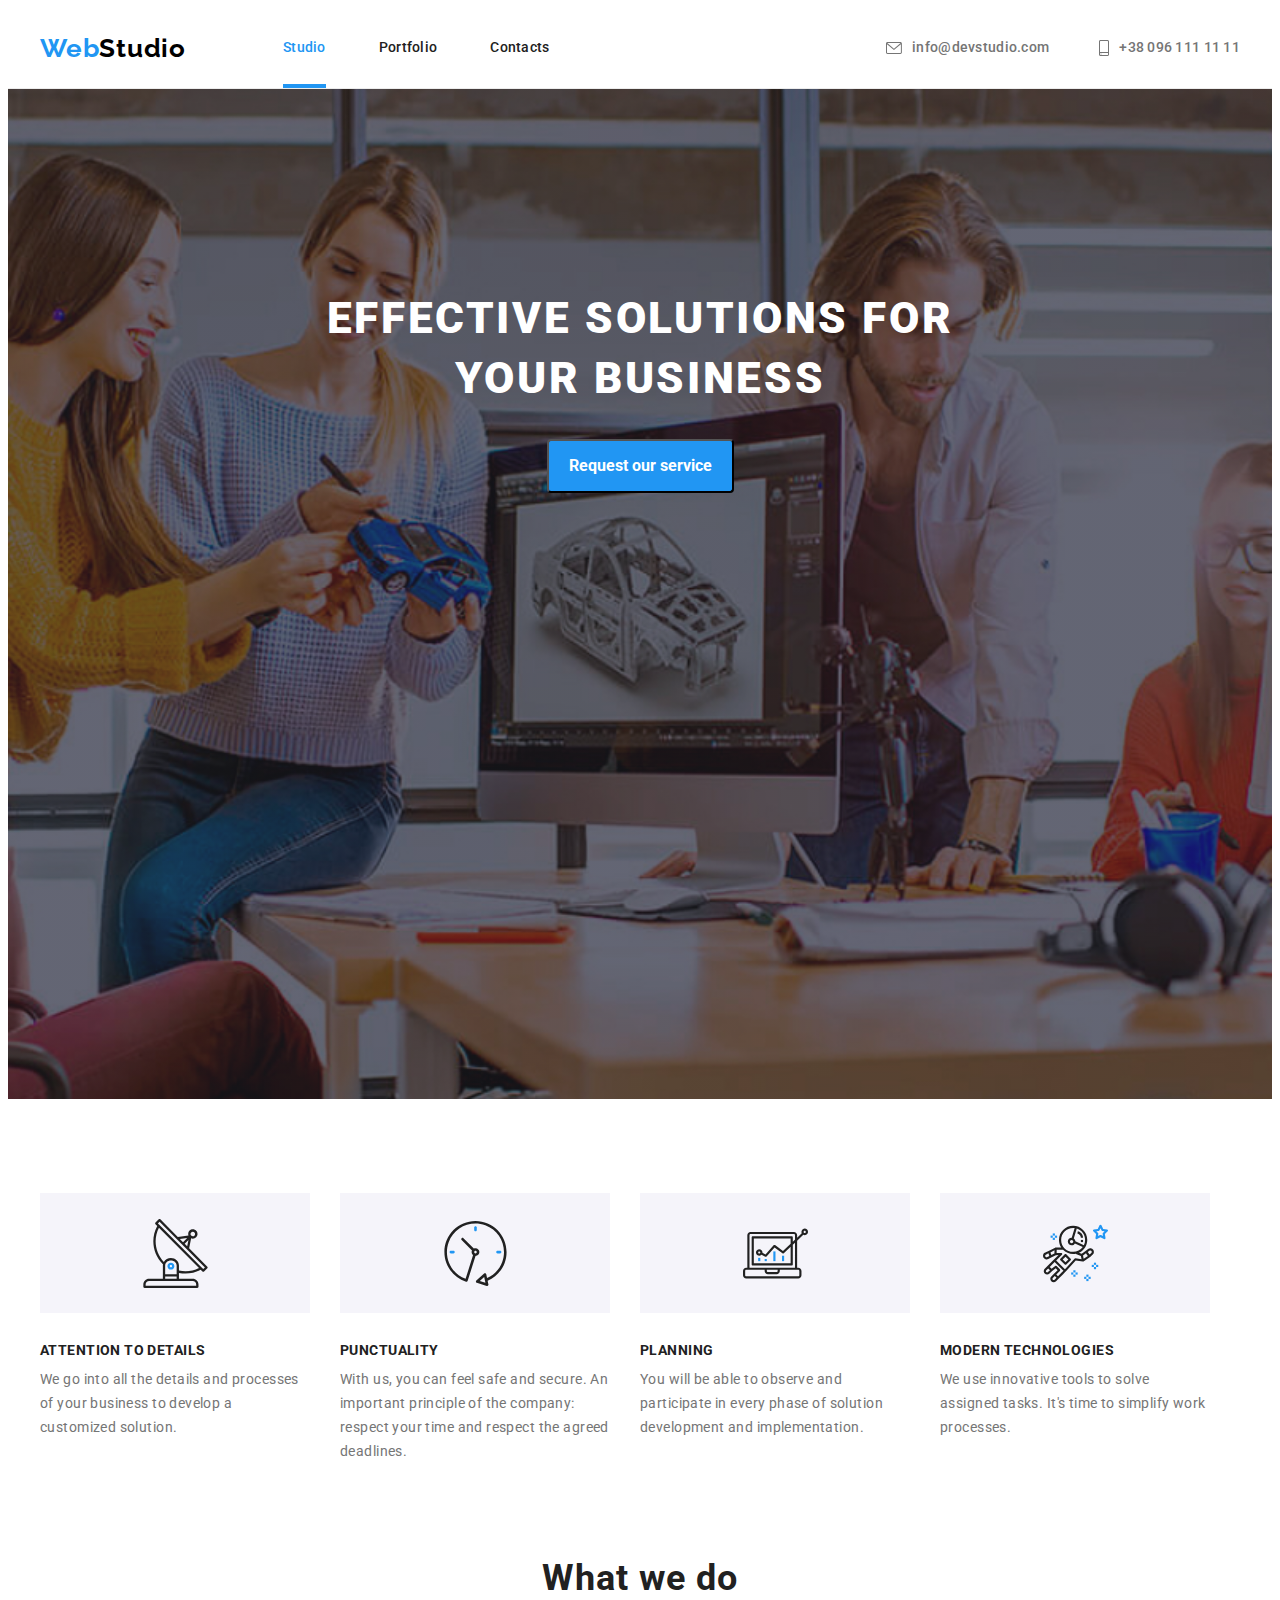
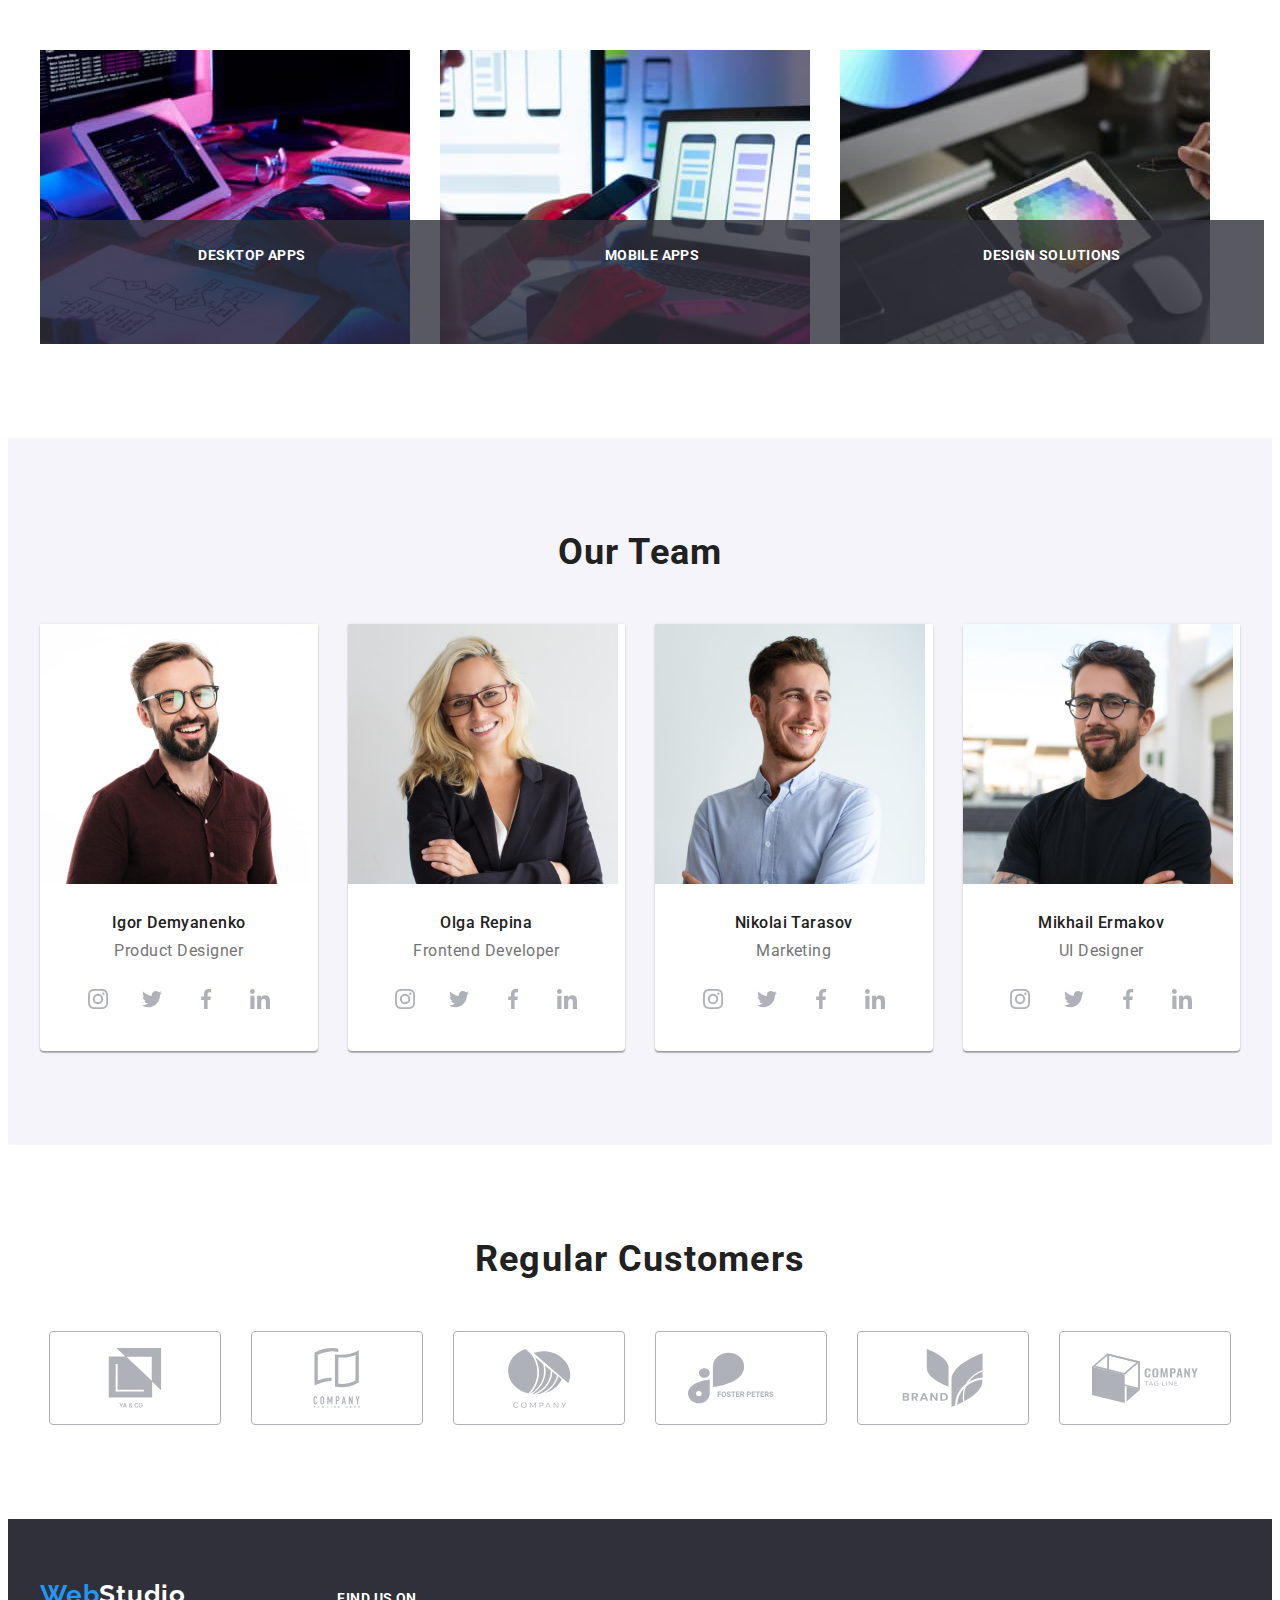
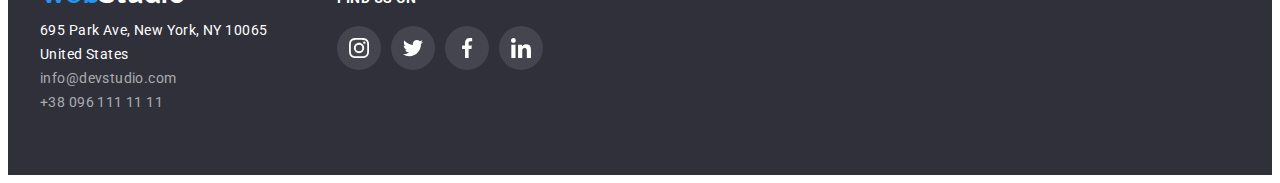
<file: index.html>
<!DOCTYPE html>
<html lang="en">
  <head>
    <meta charset="UTF-8" />
    <meta http-equiv="X-UA-Compatible" content="IE=edge" />
    <meta name="viewport" content="width=device-width, initial-scale=1.0" />
    <title>WebStudio</title>
    <link rel="preconnect" href="https://fonts.googleapis.com" />
    <link rel="preconnect" href="https://fonts.gstatic.com" crossorigin />
    <link
      href="https://fonts.googleapis.com/css2?family=Raleway:wght@700&family=Roboto:wght@400;500;700;900&display=swap"
      rel="stylesheet"
    />
    <link
      rel="stylesheet"
      href="https://cdnjs.cloudflare.com/ajax/libs/modern-normalize/1.1.0/modern-normalize.min.css"
      integrity="sha512-wpPYUAdjBVSE4KJnH1VR1HeZfpl1ub8YT/NKx4PuQ5NmX2tKuGu6U/JRp5y+Y8XG2tV+wKQpNHVUX03MfMFn9Q=="
      crossorigin="anonymous"
      referrerpolicy="no-referrer"
    />
    <link
      rel="stylesheet"
      href="https://cdnjs.cloudflare.com/ajax/libs/animate.css/4.1.1/animate.min.css"
    />
    <link rel="stylesheet" href="./css/styles.css" />
  </head>
  <body>
    <header class="header">
      <div class="container header-container">
        <nav class="link-nav">
          <a class="header-main-link link" href=""
            >Web<span class="second-color-header">Studio</span></a
          >
          <ul class="header-list list">
            <li class="header-item">
              <a class="header-link link current" href="">Studio</a>
            </li>
            <li class="header-item">
              <a class="header-link link" href="./portfolio.html">Portfolio</a>
            </li>
            <li class="header-item">
              <a class="header-link link" href="">Contacts</a>
            </li>
          </ul>
        </nav>
        <ul class="header-contacts list">
          <li class="header-contact-item">
            <a class="header-contact link" href="mailto:info@devstudio.com">
              <svg class="header-icon header-icon-envelope">
                <use href="./images/symbol-defs.svg#icon-envelope"></use></svg
              >info@devstudio.com</a
            >
          </li>
          <li class="header-contact-item">
            <a class="header-contact link" href="tel:+380961111111"
              ><svg class="header-icon header-icon-smartphone">
                <use href="./images/symbol-defs.svg#icon-smartphone"></use></svg
              >+38 096 111 11 11</a
            >
          </li>
        </ul>
      </div>
    </header>
    <main>
      <section class="hero">
        <div class="container hero-container">
          <h1 class="hero-title">EFFECTIVE SOLUTIONS FOR YOUR BUSINESS</h1>
          <button class="hero-btn" data-modal-open type="button">
            Request our service
          </button>
        </div>
      </section>
      <section class="benefits">
        <div class="container benefits-container">
          <h2 class="visually-hidden">Benefits</h2>
          <ul class="benefits-list">
            <li class="benefits-item icon-satellite">
              <h3 class="benefits-name">ATTENTION TO DETAILS</h3>
              <p class="benefits-text">
                We go into all the details and processes of your business to
                develop a customized solution.
              </p>
            </li>
            <li class="benefits-item icon-clock">
              <h3 class="benefits-name">PUNCTUALITY</h3>
              <p class="benefits-text">
                With us, you can feel safe and secure. An important principle of
                the company: respect your time and respect the agreed deadlines.
              </p>
            </li>
            <li class="benefits-item icon-laptop">
              <h3 class="benefits-name">PLANNING</h3>
              <p class="benefits-text">
                You will be able to observe and participate in every phase of
                solution development and implementation.
              </p>
            </li>
            <li class="benefits-item icon-astrounaut">
              <h3 class="benefits-name">MODERN TECHNOLOGIES</h3>
              <p class="benefits-text">
                We use innovative tools to solve assigned tasks. It's time to
                simplify work processes.
              </p>
            </li>
          </ul>
        </div>
      </section>
      <section class="whatwedo">
        <div class="container">
          <h2 class="whatwedo-title">What we do</h2>
          <ul class="whatwedo-list list">
            <li class="whatwedo-item">
              <img
                src="./images/img-1.jpg"
                alt="somebody typing on keyboard connected to tablet"
                width="370"
                height="294"
              />
              <div class="whatwedo-box">DESKTOP APPS</div>
            </li>
            <li class="whatwedo-item">
              <img
                src="./images/img-2.jpg"
                alt="somebody looking at phone in front of laptop"
                width="370"
                height="294"
              />
              <div class="whatwedo-box">MOBILE APPS</div>
            </li>
            <li class="whatwedo-item">
              <img
                src="./images/img-3.jpg"
                alt="somebody looking at tablet choosing a color in it "
                width="370"
                height="294"
              />
              <div class="whatwedo-box">DESIGN SOLUTIONS</div>
            </li>
          </ul>
        </div>
      </section>
      <section class="team">
        <div class="container">
          <h2 class="team-title">Our Team</h2>
          <ul class="team-list list">
            <li class="team-item">
              <img
                src="./images/team-img-1.jpg"
                alt="man in glasses"
                width="270"
                height="260"
              />
              <div class="team-information">
                <h3 class="team-name">Igor Demyanenko</h3>
                <p class="team-job-position">Product Designer</p>
                <ul class="team-soc-list">
                  <li class="team-soc-item">
                    <a class="team-soc-link" href=""
                      ><svg class="team-soc-icon" width="20" height="20">
                        <use
                          href="./images/symbol-defs.svg#icon-instagram"
                        ></use></svg
                    ></a>
                  </li>
                  <li class="team-soc-item">
                    <a class="team-soc-link" href=""
                      ><svg class="team-soc-icon" width="20" height="20">
                        <use
                          href="./images/symbol-defs.svg#icon-twitter"
                        ></use></svg
                    ></a>
                  </li>
                  <li class="team-soc-item">
                    <a class="team-soc-link" href=""
                      ><svg class="team-soc-icon" width="20" height="20">
                        <use
                          href="./images/symbol-defs.svg#icon-facebook"
                        ></use></svg
                    ></a>
                  </li>
                  <li class="team-soc-item">
                    <a class="team-soc-link" href=""
                      ><svg class="team-soc-icon" width="20" height="20">
                        <use
                          href="./images/symbol-defs.svg#icon-linkedin"
                        ></use></svg
                    ></a>
                  </li>
                </ul>
              </div>
            </li>
            <li class="team-item">
              <img
                src="./images/team-img-2.jpg"
                alt="woman in glasses"
                width="270"
                height="260"
              />
              <div class="team-information">
                <h3 class="team-name">Olga Repina</h3>
                <p class="team-job-position">Frontend Developer</p>
                <ul class="team-soc-list">
                  <li class="team-soc-item">
                    <a class="team-soc-link" href=""
                      ><svg class="team-soc-icon" width="20" height="20">
                        <use
                          href="./images/symbol-defs.svg#icon-instagram"
                        ></use></svg
                    ></a>
                  </li>
                  <li class="team-soc-item">
                    <a class="team-soc-link" href=""
                      ><svg class="team-soc-icon" width="20" height="20">
                        <use
                          href="./images/symbol-defs.svg#icon-twitter"
                        ></use></svg
                    ></a>
                  </li>
                  <li class="team-soc-item">
                    <a class="team-soc-link" href=""
                      ><svg class="team-soc-icon" width="20" height="20">
                        <use
                          href="./images/symbol-defs.svg#icon-facebook"
                        ></use></svg
                    ></a>
                  </li>
                  <li class="team-soc-item">
                    <a class="team-soc-link" href=""
                      ><svg class="team-soc-icon" width="20" height="20">
                        <use
                          href="./images/symbol-defs.svg#icon-linkedin"
                        ></use></svg
                    ></a>
                  </li>
                </ul>
              </div>
            </li>
            <li class="team-item">
              <img
                src="./images/team-img-3.jpg"
                alt="man"
                width="270"
                height="260"
              />
              <div class="team-information">
                <h3 class="team-name">Nikolai Tarasov</h3>
                <p class="team-job-position">Marketing</p>
                <ul class="team-soc-list">
                  <li class="team-soc-item">
                    <a class="team-soc-link" href=""
                      ><svg class="team-soc-icon" width="20" height="20">
                        <use
                          href="./images/symbol-defs.svg#icon-instagram"
                        ></use></svg
                    ></a>
                  </li>
                  <li class="team-soc-item">
                    <a class="team-soc-link" href=""
                      ><svg class="team-soc-icon" width="20" height="20">
                        <use
                          href="./images/symbol-defs.svg#icon-twitter"
                        ></use></svg
                    ></a>
                  </li>
                  <li class="team-soc-item">
                    <a class="team-soc-link" href=""
                      ><svg class="team-soc-icon" width="20" height="20">
                        <use
                          href="./images/symbol-defs.svg#icon-facebook"
                        ></use></svg
                    ></a>
                  </li>
                  <li class="team-soc-item">
                    <a class="team-soc-link" href=""
                      ><svg class="team-soc-icon" width="20" height="20">
                        <use
                          href="./images/symbol-defs.svg#icon-linkedin"
                        ></use></svg
                    ></a>
                  </li>
                </ul>
              </div>
            </li>
            <li class="team-item">
              <img
                src="./images/team-img-4.jpg"
                alt="man in glasses"
                width="270"
                height="260"
              />
              <div class="team-information">
                <h3 class="team-name">Mikhail Ermakov</h3>
                <p class="team-job-position">UI Designer</p>
                <ul class="team-soc-list">
                  <li class="team-soc-item">
                    <a class="team-soc-link" href=""
                      ><svg class="team-soc-icon" width="20" height="20">
                        <use
                          href="./images/symbol-defs.svg#icon-instagram"
                        ></use></svg
                    ></a>
                  </li>
                  <li class="team-soc-item">
                    <a class="team-soc-link" href=""
                      ><svg class="team-soc-icon" width="20" height="20">
                        <use
                          href="./images/symbol-defs.svg#icon-twitter"
                        ></use></svg
                    ></a>
                  </li>
                  <li class="team-soc-item">
                    <a class="team-soc-link" href=""
                      ><svg class="team-soc-icon" width="20" height="20">
                        <use
                          href="./images/symbol-defs.svg#icon-facebook"
                        ></use></svg
                    ></a>
                  </li>
                  <li class="team-soc-item">
                    <a class="team-soc-link" href=""
                      ><svg class="team-soc-icon" width="20" height="20">
                        <use
                          href="./images/symbol-defs.svg#icon-linkedin"
                        ></use></svg
                    ></a>
                  </li>
                </ul>
              </div>
            </li>
          </ul>
        </div>
      </section>
      <section class="customers">
        <div class="container">
          <h2 class="customers-title">Regular Customers</h2>
          <ul class="customer-list">
            <li class="customer-item">
              <a class="customer-link" href=""
                ><svg class="customer-icon">
                  <use href="./images/symbol-defs.svg#icon-logo-1"></use></svg
              ></a>
            </li>
            <li class="customer-item">
              <a class="customer-link" href=""></a
              ><svg class="customer-icon">
                <use href="./images/symbol-defs.svg#icon-logo-2"></use>
              </svg>
            </li>
            <li class="customer-item">
              <a class="customer-link" href=""
                ><svg class="customer-icon">
                  <use href="./images/symbol-defs.svg#icon-logo-3"></use></svg
              ></a>
            </li>
            <li class="customer-item">
              <a class="customer-link" href=""
                ><svg class="customer-icon">
                  <use href="./images/symbol-defs.svg#icon-logo-4"></use></svg
              ></a>
            </li>
            <li class="customer-item">
              <a class="customer-link" href=""
                ><svg class="customer-icon">
                  <use href="./images/symbol-defs.svg#icon-logo-5"></use></svg
              ></a>
            </li>
            <li class="customer-item">
              <a class="customer-link" href=""
                ><svg class="customer-icon">
                  <use href="./images/symbol-defs.svg#icon-logo-6"></use></svg
              ></a>
            </li>
          </ul>
        </div>
      </section>
    </main>
    <footer class="footer">
      <div class="container footer-container">
        <div class="footer-information">
          <a class="footer-link link" href=""
            >Web<span class="second-color-footer">Studio</span></a
          >
          <address>
            <ul class="footer-list list">
              <li class="footer-text">695 Park Ave, New York, NY 10065</li>
              <li class="footer-text">United States</li>
              <li>
                <a class="footer-contact link" href="mailto:info@devstudio.com"
                  >info@devstudio.com</a
                >
              </li>
              <li>
                <a class="footer-contact link" href="tel:+380961111111"
                  >+38 096 111 11 11</a
                >
              </li>
            </ul>
          </address>
        </div>
        <div class="footer-links">
          <p class="footer-links-text">FIND US ON</p>
          <ul class="footer-links-list">
            <li class="footer-links-item">
              <a class="footer-soc-link" href=""
                ><svg class="footer-soc-icon">
                  <use
                    href="./images/symbol-defs.svg#icon-instagram"
                  ></use></svg
              ></a>
            </li>
            <li class="footer-links-item">
              <a class="footer-soc-link" href=""
                ><svg class="footer-soc-icon">
                  <use href="./images/symbol-defs.svg#icon-twitter"></use></svg
              ></a>
            </li>
            <li class="footer-links-item">
              <a class="footer-soc-link" href=""
                ><svg class="footer-soc-icon">
                  <use href="./images/symbol-defs.svg#icon-facebook"></use></svg
              ></a>
            </li>
            <li class="footer-links-item">
              <a class="footer-soc-link" href=""
                ><svg class="footer-soc-icon">
                  <use href="./images/symbol-defs.svg#icon-linkedin"></use></svg
              ></a>
            </li>
          </ul>
        </div>
      </div>
    </footer>
    <div class="backdrop is-hidden" data-modal>
      <div class="modal">
        <button type="button" class="modal-btn" data-modal-close>
          <svg class="modal-close-icon">
            <use
              href="./images/symbol-defs.svg#close-icon"
              width="18"
              height="18"
            ></use>
          </svg>
        </button>
      </div>
    </div>
    <script src="./js/modal.js"></script>
  </body>
</html>
</file>
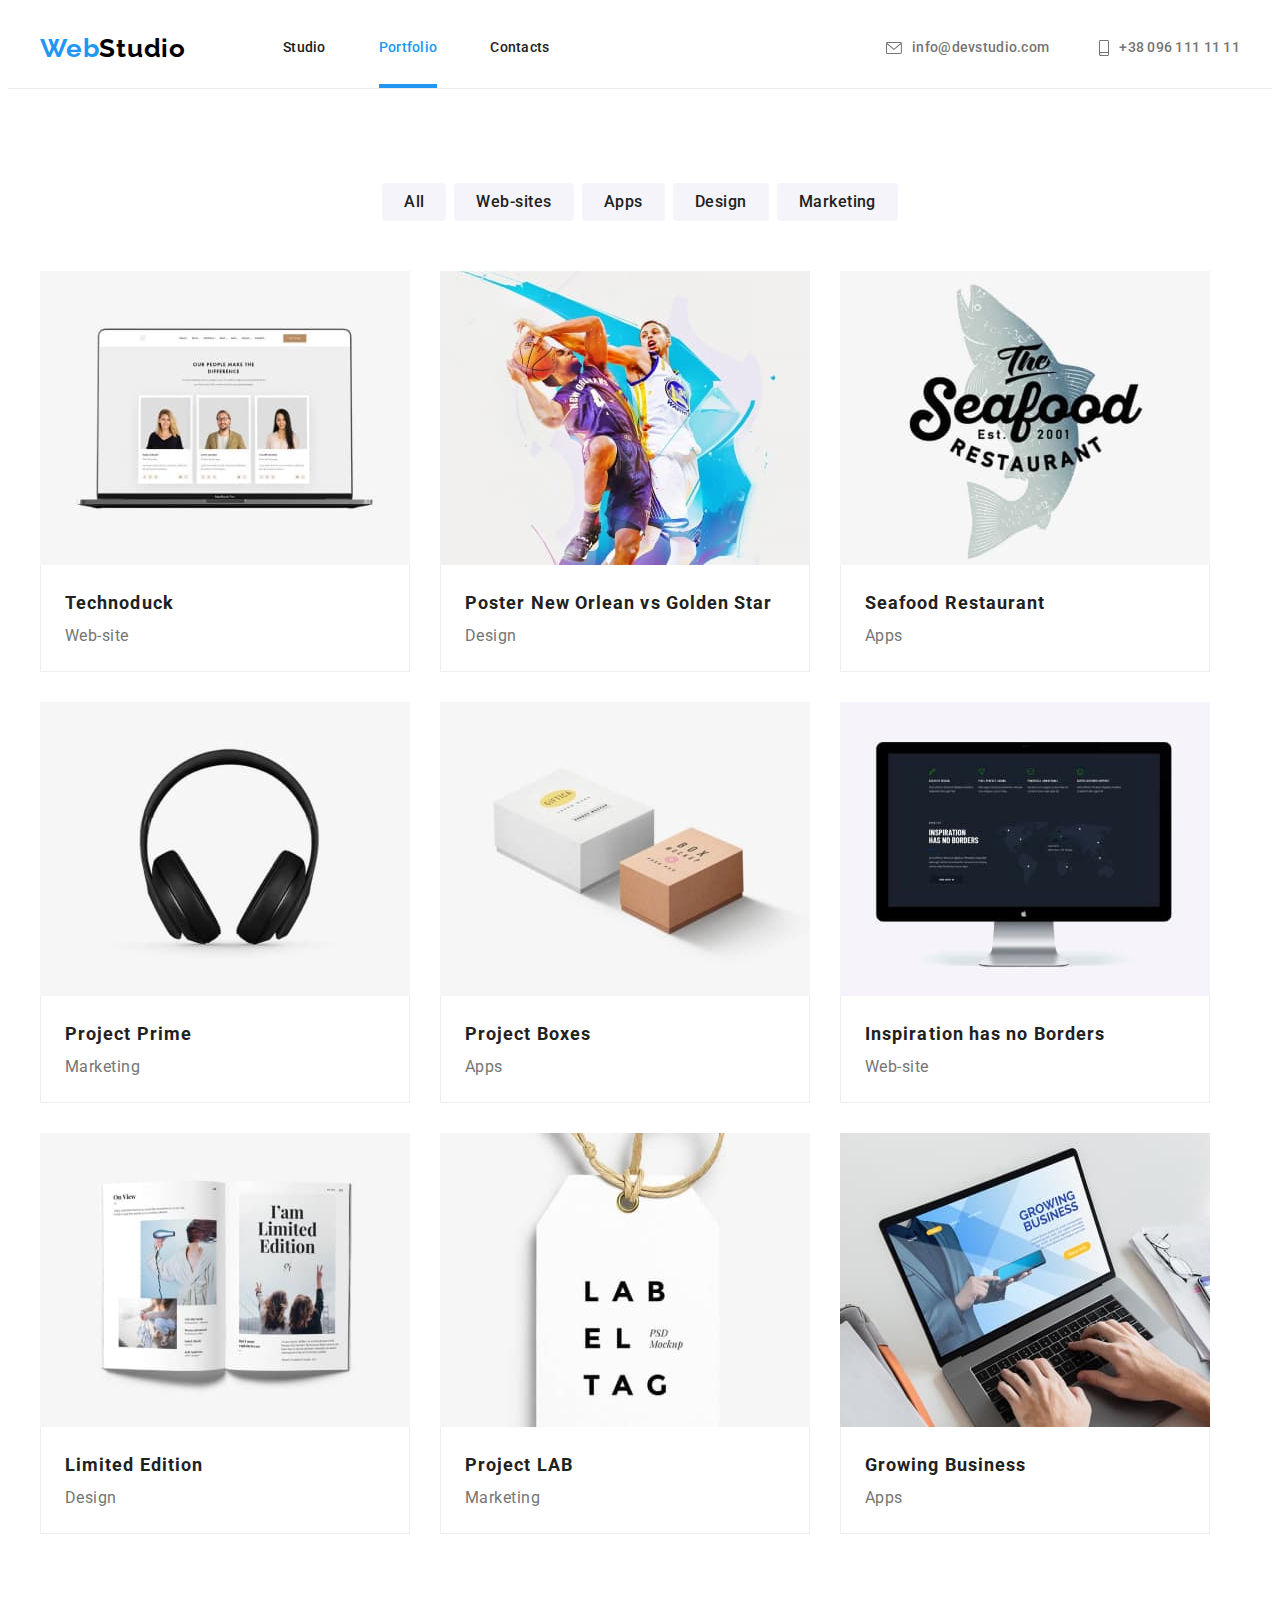
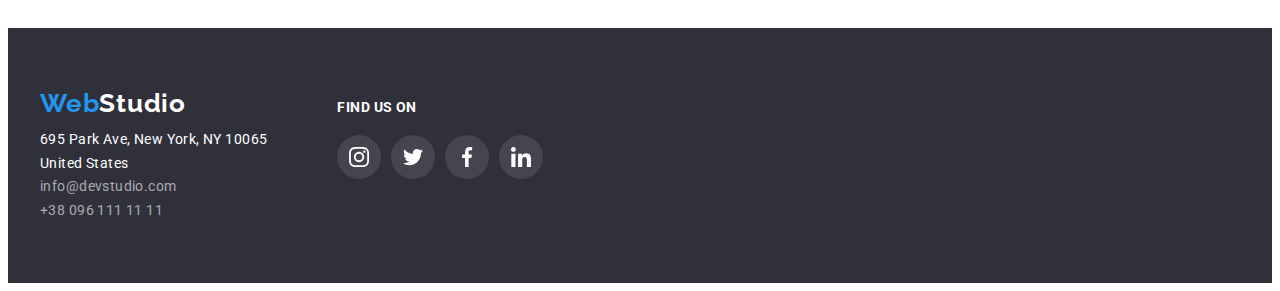
<file: portfolio.html>
<!DOCTYPE html>
<html lang="en">
  <head>
    <meta charset="UTF-8" />
    <meta http-equiv="X-UA-Compatible" content="IE=edge" />
    <meta name="viewport" content="width=device-width, initial-scale=1.0" />
    <title>WebStudio</title>
    <link rel="preconnect" href="https://fonts.googleapis.com" />
    <link rel="preconnect" href="https://fonts.gstatic.com" crossorigin />
    <link
      href="https://fonts.googleapis.com/css2?family=Raleway:wght@700&family=Roboto:wght@400;500;700;900&display=swap"
      rel="stylesheet"
    />
    <link
      rel="stylesheet"
      href="https://cdnjs.cloudflare.com/ajax/libs/modern-normalize/1.1.0/modern-normalize.min.css"
      integrity="sha512-wpPYUAdjBVSE4KJnH1VR1HeZfpl1ub8YT/NKx4PuQ5NmX2tKuGu6U/JRp5y+Y8XG2tV+wKQpNHVUX03MfMFn9Q=="
      crossorigin="anonymous"
      referrerpolicy="no-referrer"
    />
    <link
      rel="stylesheet"
      href="https://cdnjs.cloudflare.com/ajax/libs/animate.css/4.1.1/animate.min.css"
    />
    <link rel="stylesheet" href="./css/styles.css" />
  </head>
  <body>
    <header class="header">
      <div class="container header-container">
        <nav class="link-nav">
          <a class="header-main-link link" href=""
            >Web<span class="second-color-header">Studio</span></a
          >
          <ul class="header-list list">
            <li class="header-item">
              <a class="header-link link" href="./index.html">Studio</a>
            </li>
            <li class="header-item">
              <a class="header-link link current" href="">Portfolio</a>
            </li>
            <li class="header-item">
              <a class="header-link link" href="">Contacts</a>
            </li>
          </ul>
        </nav>
        <ul class="header-contacts list">
          <li class="header-contact-item">
            <a class="header-contact link" href="mailto:info@devstudio.com">
              <svg class="header-icon header-icon-envelope">
                <use href="./images/symbol-defs.svg#icon-envelope"></use></svg
              >info@devstudio.com</a
            >
          </li>
          <li class="header-contact-item">
            <a class="header-contact link" href="tel:+380961111111"
              ><svg class="header-icon header-icon-smartphone">
                <use href="./images/symbol-defs.svg#icon-smartphone"></use></svg
              >+38 096 111 11 11</a
            >
          </li>
        </ul>
      </div>
    </header>
    <main>
      <section class="portfolio-section">
        <div class="container portfolio-button">
          <h1 class="visually-hidden">Portfolio</h1>
          <ul class="filter-list list">
            <li><button class="filter-btn" type="button">All</button></li>
            <li><button class="filter-btn" type="button">Web-sites</button></li>
            <li><button class="filter-btn" type="button">Apps</button></li>
            <li><button class="filter-btn" type="button">Design</button></li>
            <li><button class="filter-btn" type="button">Marketing</button></li>
          </ul>
          <ul class="portfolio-list list">
            <li class="portfolio-item">
              <div class="portfolio-image">
                <img
                  src="./images/portfolio-img-1.jpg"
                  alt="laptop with open website"
                  width="370"
                  height="294"
                />
                <p class="portfolio-overlay">
                  Technoduck is a state-of-the-art coronavirus distribution
                  platform. Companies use this platform for digital espionage
                  and attacks on competitors' secure servers.
                </p>
              </div>
              <div class="portfolio-border">
                <h2 class="portfolio-name">Technoduck</h2>
                <p class="portfolio-category">Web-site</p>
              </div>
            </li>
            <li class="portfolio-item">
              <div class="portfolio-image">
                <img
                  src="./images/portfolio-img-2.jpg"
                  alt="two basketball players"
                  width="370"
                  height="294"
                />
                <p class="portfolio-overlay">
                  Technoduck is a state-of-the-art coronavirus distribution
                  platform. Companies use this platform for digital espionage
                  and attacks on competitors' secure servers.
                </p>
              </div>
              <div class="portfolio-border">
                <h2 class="portfolio-name">Poster New Orlean vs Golden Star</h2>
                <p class="portfolio-category">Design</p>
              </div>
            </li>
            <li class="portfolio-item">
              <div class="portfolio-image">
                <img
                  src="./images/portfolio-img-3.jpg"
                  alt="The Seafod restaurant logo"
                  width="370"
                  height="294"
                />
                <p class="portfolio-overlay">
                  Technoduck is a state-of-the-art coronavirus distribution
                  platform. Companies use this platform for digital espionage
                  and attacks on competitors' secure servers.
                </p>
              </div>
              <div class="portfolio-border">
                <h2 class="portfolio-name">Seafood Restaurant</h2>
                <p class="portfolio-category">Apps</p>
              </div>
            </li>
            <li class="portfolio-item">
              <div class="portfolio-image">
                <img
                  src="./images/portfolio-img-4.jpg"
                  alt="headphones"
                  width="370"
                  height="294"
                />
                <p class="portfolio-overlay">
                  Technoduck is a state-of-the-art coronavirus distribution
                  platform. Companies use this platform for digital espionage
                  and attacks on competitors' secure servers.
                </p>
              </div>
              <div class="portfolio-border">
                <h2 class="portfolio-name">Project Prime</h2>
                <p class="portfolio-category">Marketing</p>
              </div>
            </li>
            <li class="portfolio-item">
              <div class="portfolio-image">
                <img
                  src="./images/portfolio-img-5.jpg"
                  alt="white and brown boxes"
                  width="370"
                  height="294"
                />
                <p class="portfolio-overlay">
                  Technoduck is a state-of-the-art coronavirus distribution
                  platform. Companies use this platform for digital espionage
                  and attacks on competitors' secure servers.
                </p>
              </div>
              <div class="portfolio-border">
                <h2 class="portfolio-name">Project Boxes</h2>
                <p class="portfolio-category">Apps</p>
              </div>
            </li>
            <li class="portfolio-item">
              <div class="portfolio-image">
                <img
                  src="./images/portfolio-img-6.jpg"
                  alt="monitor with open website"
                  width="370"
                  height="294"
                />
                <p class="portfolio-overlay">
                  Technoduck is a state-of-the-art coronavirus distribution
                  platform. Companies use this platform for digital espionage
                  and attacks on competitors' secure servers.
                </p>
              </div>
              <div class="portfolio-border">
                <h2 class="portfolio-name">Inspiration has no Borders</h2>
                <p class="portfolio-category">Web-site</p>
              </div>
            </li>
            <li class="portfolio-item">
              <div class="portfolio-image">
                <img
                  src="./images/portfolio-img-7.jpg"
                  alt="open magazine"
                  width="370"
                  height="294"
                />
                <p class="portfolio-overlay">
                  Technoduck is a state-of-the-art coronavirus distribution
                  platform. Companies use this platform for digital espionage
                  and attacks on competitors' secure servers.
                </p>
              </div>
              <div class="portfolio-border">
                <h2 class="portfolio-name">Limited Edition</h2>
                <p class="portfolio-category">Design</p>
              </div>
            </li>
            <li class="portfolio-item">
              <div class="portfolio-image">
                <img
                  src="./images/portfolio-img-8.jpg"
                  alt="label tag"
                  width="370"
                  height="294"
                />
                <p class="portfolio-overlay">
                  Technoduck is a state-of-the-art coronavirus distribution
                  platform. Companies use this platform for digital espionage
                  and attacks on competitors' secure servers.
                </p>
              </div>
              <div class="portfolio-border">
                <h2 class="portfolio-name">Project LAB</h2>
                <p class="portfolio-category">Marketing</p>
              </div>
            </li>
            <li class="portfolio-item">
              <div class="portfolio-image">
                <img
                  src="./images/portfolio-img-9.jpg"
                  alt="hands typing on laptop"
                  width="370"
                  height="294"
                />
                <p class="portfolio-overlay">
                  Technoduck is a state-of-the-art coronavirus distribution
                  platform. Companies use this platform for digital espionage
                  and attacks on competitors' secure servers.
                </p>
              </div>
              <div class="portfolio-border">
                <h2 class="portfolio-name">Growing Business</h2>
                <p class="portfolio-category">Apps</p>
              </div>
            </li>
          </ul>
        </div>
      </section>
    </main>
    <footer class="footer">
      <div class="container footer-container">
        <div class="footer-information">
          <a class="footer-link link" href=""
            >Web<span class="second-color-footer">Studio</span></a
          >
          <address>
            <ul class="footer-list list">
              <li class="footer-text">695 Park Ave, New York, NY 10065</li>
              <li class="footer-text">United States</li>
              <li>
                <a class="footer-contact link" href="mailto:info@devstudio.com"
                  >info@devstudio.com</a
                >
              </li>
              <li>
                <a class="footer-contact link" href="tel:+380961111111"
                  >+38 096 111 11 11</a
                >
              </li>
            </ul>
          </address>
        </div>
        <div class="footer-links">
          <p class="footer-links-text">FIND US ON</p>
          <ul class="footer-links-list">
            <li class="footer-links-item">
              <a class="footer-soc-link" href=""
                ><svg class="footer-soc-icon">
                  <use
                    href="./images/symbol-defs.svg#icon-instagram"
                  ></use></svg
              ></a>
            </li>
            <li class="footer-links-item">
              <a class="footer-soc-link" href=""
                ><svg class="footer-soc-icon">
                  <use href="./images/symbol-defs.svg#icon-twitter"></use></svg
              ></a>
            </li>
            <li class="footer-links-item">
              <a class="footer-soc-link" href=""
                ><svg class="footer-soc-icon">
                  <use href="./images/symbol-defs.svg#icon-facebook"></use></svg
              ></a>
            </li>
            <li class="footer-links-item">
              <a class="footer-soc-link" href=""
                ><svg class="footer-soc-icon">
                  <use href="./images/symbol-defs.svg#icon-linkedin"></use></svg
              ></a>
            </li>
          </ul>
        </div>
      </div>
    </footer>

    <script src="./js/modal.js"></script>
  </body>
</html>
</file>
<file: css/styles.css>
:root {
  --primary-text-color: #757575;
  --secondary-text-color: #212121;
  --accent-color: #2196f3;
  --footer-contacts-color: #ffffff99;
  --filter-btn-color: #f5f4fa;
  --secondary-bg-color: #f5f4fa;
  --primary-bg-color: #2f303a;
  --hero-btn-hover: #188ce8;
  --contrast-color: #ffffff;
  --header-link-second-color: #000000;
  --border-portfolio-color: 1px solid #eeeeee;
  --header-border-color: 1px solid #ececec;
  --box-shadow: 0px 1px 3px rgba(0, 0, 0, 0.12), 0px 1px 1px rgba(0, 0, 0, 0.14),
    0px 2px 1px rgba(0, 0, 0, 0.2);
  --timing-function: cubic-bezier(0.4, 0, 0.2, 1);
}

p,
h1,
h2,
h3,
h4,
h5,
h6 {
  margin: 0;
}

ul {
  margin: 0;
  padding-left: 0;
  list-style: none;
}

button {
  cursor: pointer;
}

address {
  font-style: normal;
}

a {
  color: currentColor;
  text-decoration: none;
}

img {
  display: block;
}

body {
  font-family: Roboto, neo-grotesque sans-serif;
  color: var(--primary-text-color);
  font-size: 14px;
}

.list {
  list-style: none;
}

.link {
  text-decoration: none;
}

.container {
  width: 1200px;
  padding-right: 15px;
  padding-left: 15px;
  margin: 0 auto;
}

.header-contact-item:hover .header-icon {
  fill: var(--accent-color);
}

.header-contact-item:hover .header-contact {
  color: var(--accent-color);
}

.hero-btn:hover,
.hero-btn:focus {
  background-color: var(--hero-btn-hover);
}

.header-link:hover,
.header-link:focus {
  color: var(--accent-color);
}

.visually-hidden {
  overflow: hidden;
  position: absolute;
  white-space: nowrap;
  clip: rect(0 0 0 0);
  clip-path: inset(50%);
  height: 1px;
  width: 1px;
}

/* Header */

.header-contact-item {
  display: flex;
  justify-content: center;
  align-items: center;
}

.header-icon-smartphone {
  width: 10px;
  height: 16px;
  margin-right: 10px;
  fill: var(--primary-text-color);
}

.header-icon-envelope {
  width: 16px;
  height: 12px;
  margin-right: 10px;
  fill: var(--primary-text-color);
}

.link-nav {
  display: flex;
  align-items: center;
  justify-content: center;
}

.header-list {
  display: flex;
}

.header-contacts {
  display: flex;
  justify-content: center;
}

.header-container {
  display: flex;
  align-items: center;

  justify-content: space-between;
  border-bottom: #000000;
}

.header {
  border-bottom: var(--header-border-color);
}

.header-main-link {
  display: inline-block;
  font-family: "Raleway", sans-serif;
  font-style: normal;
  font-weight: 700;
  font-size: 26px;
  line-height: 1.19;
  letter-spacing: 0.03em;
  color: var(--accent-color);
  margin-right: 97px;
}

span.second-color-header {
  color: var(--header-link-second-color);
}

.header-list .header-link.current {
  color: var(--accent-color);
}

.current::after {
  display: block;
  content: "";
  width: 100%;
  height: 4px;
  background-color: var(--accent-color);
  position: absolute;
  bottom: 0;
}

.header-item {
  position: relative;
}

.header-link,
.header-contact {
  font-style: normal;
  font-weight: 500;
  font-size: 14px;
  line-height: 1.14;
  letter-spacing: 0.02em;
  padding: 32px 0;
  display: block;
  transition-property: color;
  transition-duration: 250ms;
  transition-timing-function: cubic-bezier(0.4, 0, 0.2, 1);
}

.header-link {
  color: var(--secondary-text-color);
}

.header-item:not(:last-child) {
  margin-right: 53px;
}

.header-contact-item:not(:last-child) {
  margin-right: 50px;
}

.header-contact {
  color: var(--primary-text-color);
  display: flex;
  align-items: center;
  justify-content: center;
}

/* Hero */

/* OVERLAY */

.hero {
  background-color: var(--primary-bg-color);
  padding-top: 200px;
  padding-bottom: 210px;
  margin-left: auto;
  margin-right: auto;
  max-width: 1600px;
  height: 600px;
  background-image: linear-gradient(#2f303a66, #2f303a66),
    url("../images/hero-image.jpg");
  background-repeat: no-repeat;
  background-position: center;
  background-size: cover;
}

.hero-title {
  font-style: normal;
  font-weight: 900;
  font-size: 44px;
  line-height: 1.36;
  letter-spacing: 0.06em;
  text-transform: uppercase;
  color: var(--contrast-color);
  max-width: 696px;
  text-align: center;
  margin: 0 auto;
}

.hero-btn {
  font-family: inherit;
  font-style: normal;
  font-weight: 700;
  font-size: 16px;
  line-height: 30px;
  color: var(--contrast-color);
  background-color: var(--accent-color);
  cursor: pointer;
  margin: 0 auto;
  display: block;
  margin-top: 30px;
  border-radius: 4px;
  padding-top: 10px;
  padding-bottom: 10px;
  padding-left: 20px;
  padding-right: 20px;
  transition-duration: 250ms;
  transition-timing-function: cubic-bezier(0.4, 0, 0.2, 1);
}

/* BENEFITS */

.benefits {
  padding-top: 94px;
}

.benefits-container {
  display: flex;
}

.benefits-item {
  max-width: 270px;
}

.benefits-item::before {
  display: block;
  content: "";
  height: 120px;
  background-size: 65px;
  background-repeat: no-repeat;
  background-position: center;
  background-color: #f5f4fa;
  margin-bottom: 30px;
}

.icon-satellite::before {
  background-image: url(../images/icon-satellite.svg);
}

.icon-clock::before {
  background-image: url(../images/icon-clock.svg);
}

.icon-laptop::before {
  background-image: url(../images/icon-laptop.svg);
}

.icon-astrounaut::before {
  background-image: url(../images/icon-astrounaut.svg);
}

.benefits-item:not(:last-child) {
  margin-right: 30px;
}

.benefits-list {
  display: flex;
  justify-items: center;
}

.benefits-name {
  font-style: normal;
  font-weight: 700;
  font-size: 14px;
  line-height: 1.14;
  letter-spacing: 0.03em;
  text-transform: uppercase;
  color: var(--secondary-text-color);
  margin-bottom: 9.41px;
}

.benefits-text {
  font-size: 14px;
  line-height: 1.71;
  letter-spacing: 0.03em;
  color: var(--primary-text-color);
}

/*//////////////////////// WHAT WE DO ///////////////////////*/

.whatwedo {
  padding: 94px 0;
}

.whatwedo-title {
  font-style: normal;
  font-weight: 700;
  font-size: 36px;
  line-height: 1.16;
  letter-spacing: 0.03em;
  color: var(--secondary-text-color);
  text-align: center;
  margin: 0 auto;
  margin-bottom: 50px;
}

.whatwedo-list {
  display: flex;
  gap: 30px;
}

.whatwedo-item {
  position: relative;
}

.whatwedo-box {
  position: absolute;
  background-color: rgba(47, 48, 58, 0.8);
  color: #000000;
  width: 370px;
  height: 70px;
  bottom: 0;
  font-style: normal;
  font-weight: 700;
  font-size: 14px;
  line-height: 16px;
  text-align: center;
  letter-spacing: 0.03em;
  text-transform: uppercase;
  color: #ffffff;
  margin: auto;
  padding: 27px 27px;
}

/* TEAM */

.team-soc-list {
  display: flex;
  justify-content: center;
  margin-top: 16px;
  gap: 10px;
}

.team-soc-link {
  width: 44px;
  height: 44px;
  border-radius: 50%;
  display: flex;
  align-items: center;
  justify-content: center;
  transition-property: background-color;
  transition-duration: 250ms;
  transition-timing-function: cubic-bezier(0.4, 0, 0.2, 1);
}

.team-soc-icon {
  fill: #afb1b8;
  transition-property: fill;
  transition-duration: 250ms;
  transition-timing-function: cubic-bezier(0.4, 0, 0.2, 1);
}

.team-soc-link:hover,
.team-soc-link:focus {
  background-color: var(--accent-color);
}

.team-soc-link:hover .team-soc-icon,
.team-soc-link:focus .team-soc-icon {
  fill: var(--contrast-color);
}

.team {
  background-color: var(--secondary-bg-color);
  padding: 94px 0;
}

.team-information {
  padding: 30px 30px;
}

.team-list {
  display: flex;
  justify-content: center;
  gap: 30px;
}

.team-item {
  background-color: var(--contrast-color);
  border-radius: 0px 0px 4px 4px;
  box-shadow: var(--box-shadow);
  width: calc(100% - 60px / 3);
}

.team-title {
  font-style: normal;
  font-weight: 700;
  font-size: 36px;
  line-height: 1.16;
  letter-spacing: 0.03em;
  color: var(--secondary-text-color);
  text-align: center;
  margin: 0 auto;
  margin-bottom: 50px;
}
.team-name {
  font-style: normal;
  font-weight: 500;
  font-size: 16px;
  line-height: 1.18;
  letter-spacing: 0.03em;
  color: var(--secondary-text-color);
  text-align: center;
}
.team-job-position {
  font-size: 16px;
  line-height: 1.18;
  letter-spacing: 0.03em;
  color: var(--primary-text-color);
  margin-top: 10px;
  text-align: center;
}

/*----------------------- CUSTOMERS------------------------- */

.customer-list {
  display: flex;
  align-items: center;
  justify-content: center;
  gap: 30px;
}

.customer-item {
  display: flex;
  width: 170px;
  height: 92px;
  border: 1px solid #afb1b8;
  border-radius: 4px;
  align-items: center;
  justify-content: center;
  cursor: pointer;
  transition-property: border-color;
  transition-duration: 250ms;
  transition-timing-function: cubic-bezier(0.4, 0, 0.2, 1);
}

.customer-icon {
  width: 106px;
  height: 60px;
  fill: #afb1b8;
}

.customer-link {
  display: flex;
  justify-content: center;
  align-items: center;
}

.customer-item:hover {
  border-color: var(--accent-color);
}

.customer-item:hover .customer-icon {
  fill: var(--accent-color);
}

.customers {
  padding: 94px 0;
}

.customers-title {
  font-style: normal;
  font-weight: 700;
  font-size: 36px;
  line-height: 1.16;
  text-align: center;
  letter-spacing: 0.03em;
  color: #212121;
  margin: 0 auto;
  margin-bottom: 50px;
}

/*--------------------- FOOTER--------------------------- */

.footer-links-text {
  font-style: normal;
  font-weight: 700;
  font-size: 14px;
  line-height: 16px;
  letter-spacing: 0.03em;
  text-transform: uppercase;
  color: var(--contrast-color);
  margin-bottom: 20px;
}

.footer-container {
  display: flex;
  gap: 70px;
  align-items: baseline;
}

.footer-soc-link:hover,
.footer-soc-link:focus {
  background-color: var(--accent-color);
}

.footer-soc-link:hover .footer-soc-icon,
.footer-soc-link:focus .footer-soc-icon {
  fill: var(--contrast-color);
}

.footer-links-list {
  display: flex;
  justify-content: center;
  margin-top: 16px;
  gap: 10px;
}

.footer-soc-link {
  width: 44px;
  height: 44px;
  border-radius: 50%;
  display: flex;
  align-items: center;
  justify-content: center;
  background-color: #ffffff1a;
  transition-property: background-color;
  transition-duration: 250ms;
  transition-timing-function: var(--timing-function);
}

.footer-soc-icon {
  fill: var(--contrast-color);
  width: 20px;
  height: 20px;
  transition-property: fill;
  transition-duration: 250ms;
  transition-timing-function: var(--timing-function);
}

.footer {
  background-color: var(--primary-bg-color);
  padding-top: 60px;
  padding-bottom: 60px;
}

.footer-link {
  display: block;
  font-family: "Raleway", sans-serif;
  font-style: normal;
  font-weight: 700;
  font-size: 26px;
  line-height: 1.19;
  letter-spacing: 0.03em;
  color: var(--accent-color);
  margin-bottom: 9px;
}

span.second-color-footer {
  color: var(--contrast-color);
}

.footer-text {
  font-style: normal;
  font-size: 14px;
  line-height: 1.71;
  letter-spacing: 0.03em;
  color: var(--contrast-color);
}

.footer-contact {
  font-style: normal;
  font-weight: 400;
  font-size: 14px;
  line-height: 1.71;
  letter-spacing: 0.03em;
  color: var(--footer-contacts-color);
  transition-property: color;
  transition-duration: 250ms;
  transition-timing-function: cubic-bezier(0.4, 0, 0.2, 1);
}

.footer-contact:hover,
.footer-contact:focus {
  color: var(--accent-color);
}
/* FILTER */

.filter-list {
  display: flex;
  justify-content: center;
  gap: 8px;
  margin-bottom: 50px;
}

.filter-btn {
  font-family: inherit;
  font-style: normal;
  font-weight: 500;
  font-size: 16px;
  line-height: 1.62;
  letter-spacing: 0.03em;
  color: var(--secondary-text-color);
  background: var(--filter-btn-color);
  border-radius: 4px;
  cursor: pointer;
  padding: 6px 22px;
  border: none;
  transition-property: background-color, box-shadow, color;
  transition-duration: 250ms;
  transition-timing-function: cubic-bezier(0.4, 0, 0.2, 1);
}

.filter-btn:hover,
.filter-btn:focus {
  background-color: var(--accent-color);
  color: var(--contrast-color);
  box-shadow: 0px 3px 1px rgba(0, 0, 0, 0.1), 0px 1px 2px rgba(0, 0, 0, 0.08),
    0px 2px 2px rgba(0, 0, 0, 0.12);
}

/* PORTFOLIO */

.portfolio-section {
  padding: 94px 0;
}

.portfolio-list {
  display: flex;
  flex-wrap: wrap;
  margin: -30px 0px 0px -30px;
}
.portfolio-item {
  margin: 30px 0px 0px 30px;
  transition-property: box-shadow;
  transition-duration: 250ms;
  transition-timing-function: var(--timing-function);
}

.portfolio-item:hover,
.portfolio-item:focus {
  box-shadow: 0px 1px 1px rgba(0, 0, 0, 0.12), 0px 4px 4px rgba(0, 0, 0, 0.06),
    1px 4px 6px rgba(0, 0, 0, 0.16);
}

.portfolio-name {
  font-style: normal;
  font-weight: 700;
  font-size: 18px;
  line-height: 2;
  letter-spacing: 0.06em;
  color: var(--secondary-text-color);
}
.portfolio-category {
  font-size: 16px;
  line-height: 1.87;
  letter-spacing: 0.03em;
  color: var(--primary-text-color);
}

.portfolio-border {
  padding: 20px 24px;
  border-left: var(--border-portfolio-color);
  border-right: var(--border-portfolio-color);
  border-bottom: var(--border-portfolio-color);
}

.portfolio-image {
  position: relative;
  overflow: hidden;
}

.portfolio-overlay {
  position: absolute;
  top: 0;
  left: 0;
  background-color: rgba(33, 150, 243, 0.9);
  font-style: normal;
  font-weight: 400;
  font-size: 18px;
  line-height: 1.55;
  letter-spacing: 0.03em;
  color: #ffffff;
  padding: 24px;
  height: 100%;
  padding-top: 63px;
  padding-bottom: 91px;
  transform: translateY(100%);
  transition: transform 250ms cubic-bezier(0.4, 0, 0.2, 1);
  overflow: auto;
}

.portfolio-item:hover .portfolio-overlay {
  transform: translateY(0);
}

.backdrop {
  position: fixed;
  top: 0;
  width: 100%;
  height: 100%;
  background-color: rgba(0, 0, 0, 0.2);
  transition: opacity 250ms linear, visibility 250ms linear;
}

.modal {
  width: 528px;
  min-height: 581px;
  background-color: #ffffff;
  position: absolute;
  top: 50%;
  left: 50%;
  transform: translate(-50%, -50%) scale(1);
  transition: transform 250ms linear;
}

.backdrop.is-hidden .modal {
  transform: translate(-50%, -50%) scale(0);
}

.modal-btn {
  width: 30px;
  height: 30px;
  border: 1px solid rgba(0, 0, 0, 0.1);
  border-radius: 50%;
  background-color: transparent;
  position: absolute;
  right: 10px;
  top: 10px;
  cursor: pointer;
  padding: 0;
  display: flex;
  align-items: center;
  justify-content: center;
}

.is-hidden {
  opacity: 0;
  visibility: hidden;
  pointer-events: none;
}

.modal-close-icon {
  width: 18px;
  height: 18px;
}
</file>
